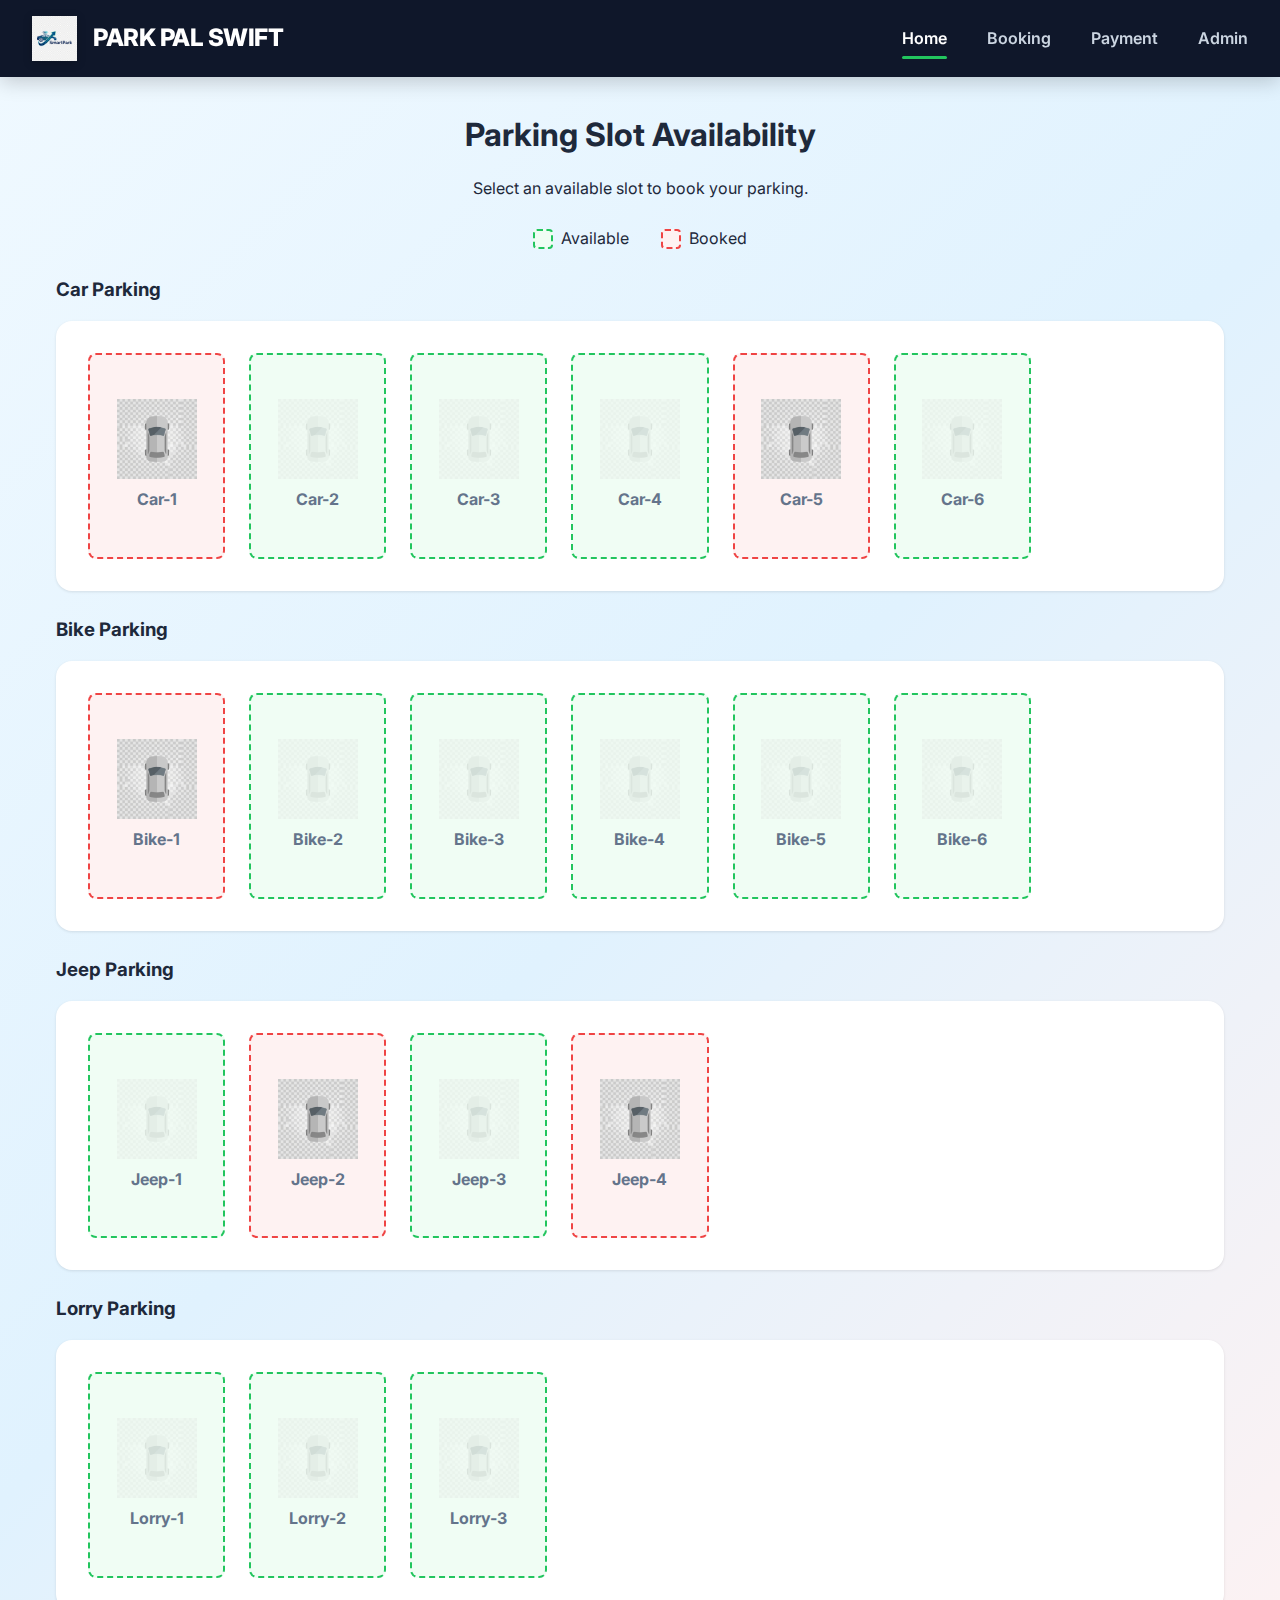
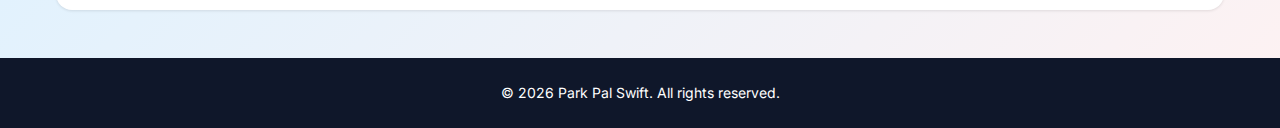
<file: index.html>
<!DOCTYPE html>
<html lang="en">

<head>
    <meta charset="UTF-8">
    <meta name="viewport" content="width=device-width, initial-scale=1.0">
    <title>Park Pal Swift - Home</title>
    <link rel="stylesheet" href="css/style.css">
    <!-- Google Fonts -->
    <link rel="preconnect" href="https://fonts.googleapis.com">
    <link rel="preconnect" href="https://fonts.gstatic.com" crossorigin>
    <link href="https://fonts.googleapis.com/css2?family=Inter:wght@400;500;600;700&display=swap" rel="stylesheet">
</head>

<body>

    <!-- Navigation -->
    <nav class="navbar">
        <div class="logo">
            <img src="images/logo.png" alt="Park Pal Swift Logo">
            PARK PAL SWIFT
        </div>
        <div class="nav-links">
            <a href="index.html" class="active">Home</a>
            <a href="booking.html">Booking</a>
            <a href="payment.html">Payment</a>
            <a href="admin.html">Admin</a>
        </div>
    </nav>

    <!-- Main Content -->
    <div class="container">
        <div class="text-center mb-4">
            <h1>Parking Slot Availability</h1>
            <p class="text-light">Select an available slot to book your parking.</p>
        </div>

        <!-- Legend -->
        <div class="text-center mb-4" style="display: flex; justify-content: center; gap: 2rem;">
            <div style="display: flex; align-items: center; gap: 0.5rem;">
                <div
                    style="width: 20px; height: 20px; background-color: #f0fdf4; border: 2px dashed var(--secondary-color); border-radius: 4px;">
                </div>
                <span>Available</span>
            </div>
            <div style="display: flex; align-items: center; gap: 0.5rem;">
                <div
                    style="width: 20px; height: 20px; background-color: #fef2f2; border: 2px dashed var(--danger-color); border-radius: 4px;">
                </div>
                <span>Booked</span>
            </div>
        </div>

        <div id="parking-lot-container">
            <!-- Sections will be generated by JS -->
        </div>
    </div>

    <footer class="footer">
        <p>&copy; 2026 Park Pal Swift. All rights reserved.</p>
    </footer>

    <script src="js/slots.js"></script>
</body>

</html>
</file>
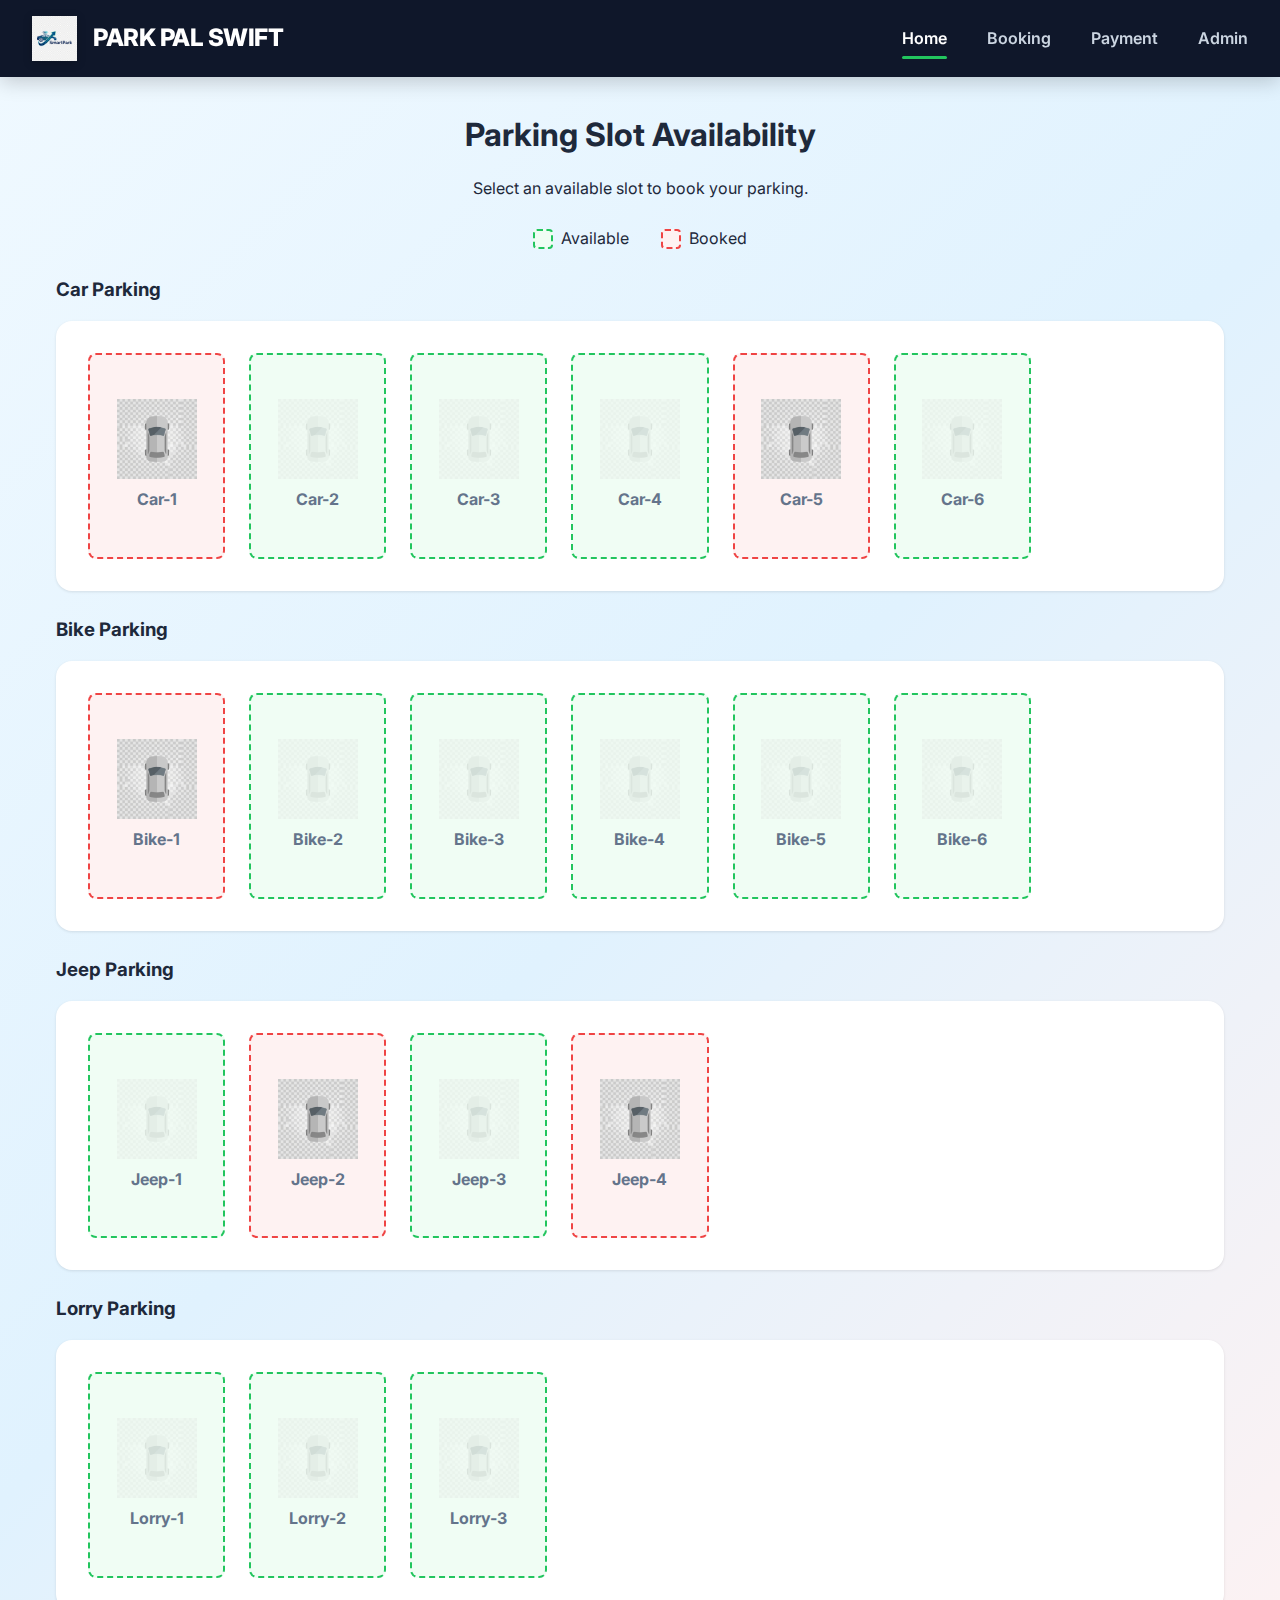
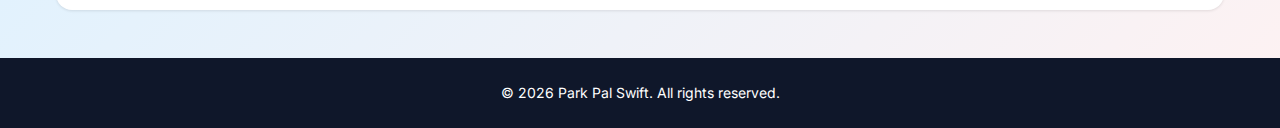
<file: booking.html>
<!DOCTYPE html>
<html lang="en">

<head>
    <meta charset="UTF-8">
    <meta name="viewport" content="width=device-width, initial-scale=1.0">
    <title>SmartPark - Booking</title>
    <link rel="stylesheet" href="css/style.css">
    <link href="https://fonts.googleapis.com/css2?family=Inter:wght@400;500;600;700&display=swap" rel="stylesheet">
</head>

<body class="home-page">

    <nav class="navbar">
        <a href="index.html" class="logo">
            <img src="images/logo.png" alt="SmartPark Logo">
            SmartPark
        </a>
        <div class="nav-links">
            <a href="index.html">Home</a>
            <a href="booking.html" class="active">Booking</a>
            <a href="login.html">Login</a>
        </div>
    </nav>

    <div class="container" style="max-width: 600px;">
        <div class="text-center mb-4">
            <h1>Book Parking Slot</h1>
            <p class="text-light">Enter your details to reserve your spot.</p>
        </div>

        <form id="booking-form"
            style="background: white; padding: 2rem; border-radius: 1rem; box-shadow: 0 4px 6px -1px rgba(0,0,0,0.1);">
            <div class="mb-4">
                <label for="name" style="display: block; margin-bottom: 0.5rem; font-weight: 600;">Full Name</label>
                <input type="text" id="name" required
                    style="width: 100%; padding: 0.75rem; border: 1px solid var(--border-color); border-radius: 0.5rem;">
            </div>

            <div class="mb-4">
                <label for="vehicle" style="display: block; margin-bottom: 0.5rem; font-weight: 600;">Vehicle
                    Number</label>
                <input type="text" id="vehicle" placeholder="e.g., ABC-1234" required
                    style="width: 100%; padding: 0.75rem; border: 1px solid var(--border-color); border-radius: 0.5rem;">
            </div>

            <div class="mb-4">
                <label for="slot" style="display: block; margin-bottom: 0.5rem; font-weight: 600;">Slot Number</label>
                <input type="text" id="slot" readonly
                    style="width: 100%; padding: 0.75rem; border: 1px solid var(--border-color); border-radius: 0.5rem; background-color: #f1f5f9; cursor: not-allowed;">
            </div>

            <div class="mb-4">
                <label for="date" style="display: block; margin-bottom: 0.5rem; font-weight: 600;">Date</label>
                <input type="date" id="date" required
                    style="width: 100%; padding: 0.75rem; border: 1px solid var(--border-color); border-radius: 0.5rem;">
            </div>

            <div class="mb-4">
                <label for="duration" style="display: block; margin-bottom: 0.5rem; font-weight: 600;">Duration</label>
                <select id="duration"
                    style="width: 100%; padding: 0.75rem; border: 1px solid var(--border-color); border-radius: 0.5rem;">
                    <option value="Daily">Daily</option>
                    <option value="Weekly">Weekly</option>
                    <option value="Monthly">Monthly</option>
                    <option value="Yearly">Yearly</option>
                </select>
            </div>

            <button type="submit" class="btn btn-primary btn-block">Proceed to Payment</button>
        </form>
    </div>

    <footer class="footer">
        <div class="container footer-content">
            <div class="footer-section">
                <h3>About SmartPark</h3>
                <p>Simplifying parking management with real-time tracking and seamless booking. Park smarter, not
                    harder.</p>
            </div>
            <div class="footer-section">
                <h3>Quick Links</h3>
                <ul>
                    <li><a href="index.html">Home</a></li>
                    <li><a href="booking.html">Booking</a></li>
                    <li><a href="login.html">Login</a></li>
                    <li><a href="register.html">Register</a></li>
                </ul>
            </div>
            <div class="footer-section">
                <h3>Contact Us</h3>
                <p>Email: support@smartpark.com</p>
                <p>Phone: +1 (555) 123-4567</p>
                <p>Address: 123 Parking Lane, Cityville</p>
            </div>
        </div>
        <div class="footer-bottom">
            <p>&copy; 2026 SmartPark. All rights reserved.</p>
        </div>
    </footer>

    <script src="js/booking.js"></script>
</body>

</html>
</file>
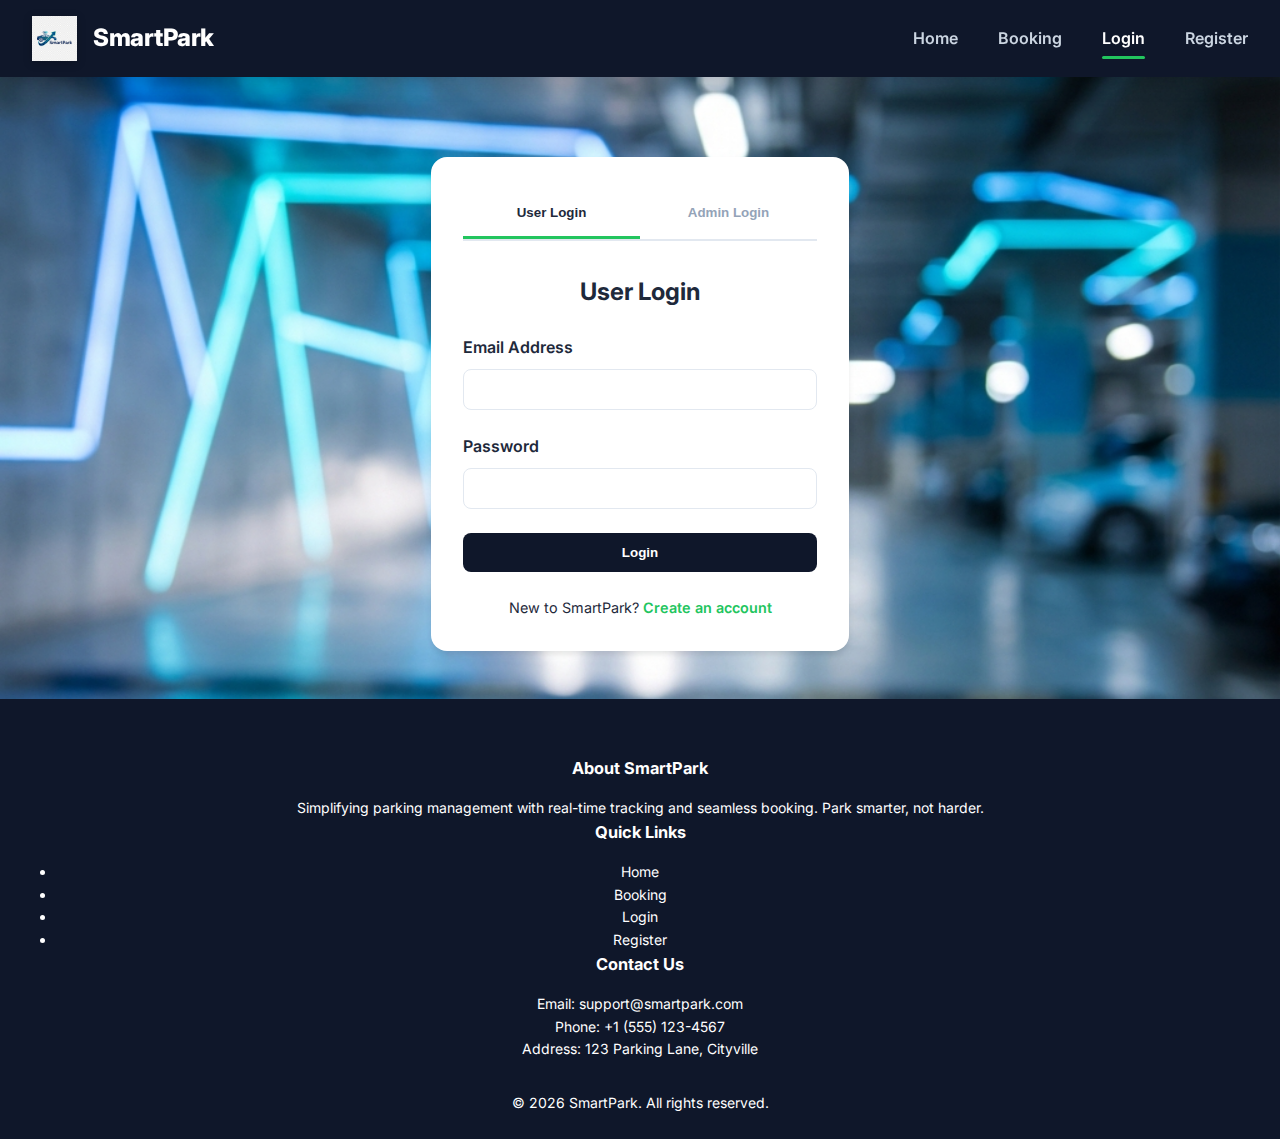
<file: dashboard.html>
<!DOCTYPE html>
<html lang="en">

<head>
    <meta charset="UTF-8">
    <meta name="viewport" content="width=device-width, initial-scale=1.0">
    <title>SmartPark - User Dashboard</title>
    <link rel="stylesheet" href="css/style.css">
    <link href="https://fonts.googleapis.com/css2?family=Inter:wght@400;500;600;700&display=swap" rel="stylesheet">
    <style>
        .dashboard-header {
            background-color: rgba(255, 255, 255, 0.95);
            padding: 2rem;
            border-radius: 1rem;
            box-shadow: 0 4px 6px rgba(0, 0, 0, 0.1);
            margin-bottom: 2rem;
            display: flex;
            justify-content: space-between;
            align-items: center;
        }

        .dashboard-header h1 {
            color: var(--text-color);
            margin-bottom: 0;
        }
    </style>
</head>

<body class="home-page">

    <nav class="navbar">
        <a href="index.html" class="logo">
            <img src="images/logo.png" alt="SmartPark Logo">
            SmartPark
        </a>
        <div class="nav-links">
            <a href="index.html">Home</a>
            <a href="booking.html">Booking</a>
            <a href="dashboard.html" class="active">Dashboard</a>
            <div class="profile-dropdown">
                <button class="profile-trigger" onclick="toggleDropdown()">
                    <img id="nav-profile-pic"
                        src="data:image/svg+xml,%3Csvg xmlns='http://www.w3.org/2000/svg' viewBox='0 0 24 24' fill='%23ffffff' width='32' height='32'%3E%3Cpath d='M12 2C6.48 2 2 6.48 2 12s4.48 10 10 10 10-4.48 10-10S17.52 2 12 2zm0 3c1.66 0 3 1.34 3 3s-1.34 3-3 3-3-1.34-3-3 1.34-3 3-3zm0 14.2c-2.5 0-4.71-1.28-6-3.22.03-1.99 4-3.08 6-3.08 1.99 0 5.97 1.09 6 3.08-1.29 1.94-3.5 3.22-6 3.22z'/%3E%3C/svg%3E"
                        alt="Profile">
                    <span id="nav-user-name">User</span>
                </button>
                <div id="nav-dropdown" class="dropdown-menu">
                    <button class="dropdown-item" onclick="openEditProfile(); toggleDropdown()">Edit Profile</button>
                    <div style="height: 1px; background: #e2e8f0; margin: 0.5rem 0;"></div>
                    <button class="dropdown-item" onclick="Auth.logout()"
                        style="color: var(--danger-color);">Logout</button>
                </div>
            </div>
        </div>
    </nav>

    <div class="container">
        <div class="dashboard-header">
            <h1>My Dashboard</h1>
            <div style="text-align: right;">
                <span id="user-greeting"
                    style="font-weight: 600; color: var(--text-light); display: block;">Welcome</span>
            </div>
        </div>

        <!-- Overview Cards -->
        <div class="mb-4"
            style="display: grid; grid-template-columns: repeat(auto-fit, minmax(250px, 1fr)); gap: 1.5rem;">
            <div
                style="background: white; padding: 1.5rem; border-radius: 1rem; box-shadow: 0 1px 3px rgba(0,0,0,0.1);">
                <div style="font-size: 2.5rem; font-weight: 700; color: var(--secondary-color);" id="total-available">0
                </div>
                <div class="text-light">Slots Available Now</div>
            </div>
            <div style="background: white; padding: 1.5rem; border-radius: 1rem; box-shadow: 0 1px 3px rgba(0,0,0,0.1); cursor: pointer;"
                onclick="window.location.href='index.html'">
                <div style="font-size: 1.5rem; font-weight: 600; color: var(--primary-color); margin-bottom: 0.5rem;">
                    Book a Slot</div>
                <div class="text-light">Find parking &rarr;</div>
            </div>
        </div>

        <h2 class="mb-4">My Booking History</h2>
        <div
            style="background: white; padding: 1.5rem; border-radius: 1rem; box-shadow: 0 1px 3px rgba(0,0,0,0.1); overflow-x: auto;">
            <table style="width: 100%; border-collapse: collapse;">
                <thead>
                    <tr>
                        <th style="padding: 1rem; text-align: left; border-bottom: 1px solid var(--border-color);">
                            Slot
                        </th>
                        <th style="padding: 1rem; text-align: left; border-bottom: 1px solid var(--border-color);">
                            Vehicle</th>
                        <th style="padding: 1rem; text-align: left; border-bottom: 1px solid var(--border-color);">
                            Duration</th>
                        <th style="padding: 1rem; text-align: left; border-bottom: 1px solid var(--border-color);">
                            Date
                        </th>
                        <th style="padding: 1rem; text-align: left; border-bottom: 1px solid var(--border-color);">
                            Status</th>
                    </tr>
                </thead>
                <tbody id="my-bookings">
                    <!-- JS will populate -->
                </tbody>
            </table>
        </div>
    </div>

    <footer class="footer">
        <div class="container footer-content">
            <div class="footer-section">
                <h3>About SmartPark</h3>
                <p>Simplifying parking management with real-time tracking and seamless booking. Park smarter, not
                    harder.</p>
            </div>
            <div class="footer-section">
                <h3>Quick Links</h3>
                <ul>
                    <li><a href="index.html">Home</a></li>
                    <li><a href="booking.html">Booking</a></li>
                    <li><a href="dashboard.html">Dashboard</a></li>
                    <li><a href="#" onclick="Auth.logout()">Logout</a></li>
                </ul>
            </div>
            <div class="footer-section">
                <h3>Contact Us</h3>
                <p>Email: support@smartpark.com</p>
                <p>Phone: +1 (555) 123-4567</p>
                <p>Address: 123 Parking Lane, Cityville</p>
            </div>
        </div>
        <div class="footer-bottom">
            <p>&copy; 2026 SmartPark. All rights reserved.</p>
        </div>
    </footer>

    <!-- Edit Profile Modal -->
    <div id="editProfileModal" class="modal"
        style="display: none; position: fixed; z-index: 1000; left: 0; top: 0; width: 100%; height: 100%; overflow: auto; background-color: rgba(0,0,0,0.5);">
        <div class="modal-content"
            style="background-color: #fefefe; margin: 10% auto; padding: 2rem; border: 1px solid #888; width: 90%; max-width: 500px; border-radius: 1rem;">
            <div style="display: flex; justify-content: space-between; align-items: center; margin-bottom: 2rem;">
                <h2 style="margin: 0;">Edit Profile</h2>
                <span onclick="closeEditProfile()"
                    style="color: #aaa; font-size: 28px; font-weight: bold; cursor: pointer;">&times;</span>
            </div>

            <form id="edit-profile-form">
                <div class="mb-4">
                    <label style="display: block; margin-bottom: 0.5rem; font-weight: 600;">Full Name</label>
                    <input type="text" id="edit-name" class="form-control" required
                        style="width: 100%; padding: 0.75rem; border: 1px solid var(--border-color); border-radius: 0.5rem;">
                </div>

                <div class="mb-4">
                    <label style="display: block; margin-bottom: 0.5rem; font-weight: 600;">Profile Photo</label>
                    <input type="file" id="edit-profile-file" accept="image/*" class="form-control"
                        style="width: 100%; padding: 0.5rem;">
                    <p style="font-size: 0.8rem; color: var(--text-light); margin-top: 0.25rem;">Max size: 300x300px
                        (Auto-resized)</p>
                </div>

                <div class="mb-4">
                    <label style="display: block; margin-bottom: 0.5rem; font-weight: 600;">Vehicle Photo</label>
                    <input type="file" id="edit-vehicle-file" accept="image/*" class="form-control"
                        style="width: 100%; padding: 0.5rem;">
                    <p style="font-size: 0.8rem; color: var(--text-light); margin-top: 0.25rem;">Max size: 400x300px
                        (Auto-resized)</p>
                </div>

                <button type="submit" class="btn btn-primary" style="width: 100%;">Save Changes</button>
            </form>
        </div>
    </div>

    <script src="js/auth.js"></script>
    <script>
        document.addEventListener('DOMContentLoaded', () => {
            // Protect Route
            Auth.requireLogin();

            const user = Auth.getCurrentUser();
            updateProfileUI(user);

            // Dropdown Toggle
            window.toggleDropdown = function () {
                const dropdown = document.getElementById('nav-dropdown');
                dropdown.classList.toggle('show');
            }

            // Close dropdown when clicking outside
            document.addEventListener('click', function (event) {
                const dropdown = document.getElementById('nav-dropdown');
                const trigger = document.querySelector('.profile-trigger');
                if (!trigger.contains(event.target) && !dropdown.contains(event.target)) {
                    dropdown.classList.remove('show');
                }
            });

            // User Profile Logic
            window.openEditProfile = function () {
                const currentUser = Auth.getCurrentUser();
                document.getElementById('edit-name').value = currentUser.name;
                // Clear file inputs
                document.getElementById('edit-profile-file').value = '';
                document.getElementById('edit-vehicle-file').value = '';
                document.getElementById('editProfileModal').style.display = 'block';
            };

            window.closeEditProfile = function () {
                document.getElementById('editProfileModal').style.display = 'none';
            };

            // Close modal on outside click
            window.onclick = function (event) {
                const modal = document.getElementById('editProfileModal');
                if (event.target == modal) {
                    modal.style.display = "none";
                }
            };

            // Image Processing Helper
            function processImage(file, maxWidth, maxHeight) {
                return new Promise((resolve, reject) => {
                    if (!file) {
                        resolve(null);
                        return;
                    }

                    const reader = new FileReader();
                    reader.readAsDataURL(file);
                    reader.onload = function (e) {
                        const img = new Image();
                        img.src = e.target.result;
                        img.onload = function () {
                            const canvas = document.createElement('canvas');
                            let width = img.width;
                            let height = img.height;

                            // Calculate new dimensions
                            if (width > height) {
                                if (width > maxWidth) {
                                    height *= maxWidth / width;
                                    width = maxWidth;
                                }
                            } else {
                                if (height > maxHeight) {
                                    width *= maxHeight / height;
                                    height = maxHeight;
                                }
                            }

                            canvas.width = width;
                            canvas.height = height;
                            const ctx = canvas.getContext('2d');
                            ctx.drawImage(img, 0, 0, width, height);

                            // Compress
                            resolve(canvas.toDataURL('image/jpeg', 0.7));
                        };
                    };
                    reader.onerror = error => reject(error);
                });
            }

            // Handle Form Submiscion
            document.getElementById('edit-profile-form').addEventListener('submit', async (e) => {
                e.preventDefault();
                const name = document.getElementById('edit-name').value;
                const profileFile = document.getElementById('edit-profile-file').files[0];
                const vehicleFile = document.getElementById('edit-vehicle-file').files[0];

                try {
                    const updates = { name };

                    if (profileFile) {
                        updates.profilePic = await processImage(profileFile, 300, 300);
                    }

                    if (vehicleFile) {
                        updates.vehiclePic = await processImage(vehicleFile, 400, 300);
                    }

                    const result = Auth.updateProfile(updates);
                    if (result.success) {
                        updateProfileUI(result.user);
                        closeEditProfile();
                        alert('Profile updated successfully!');
                    } else {
                        alert(result.message);
                    }
                } catch (error) {
                    console.error(error);
                    alert('Error updating profile');
                }
            });

            function updateProfileUI(user) {
                // Header & Card - REMOVED
                document.getElementById('user-greeting').textContent = `Welcome, ${user.name}`;

                // Navbar
                document.getElementById('nav-user-name').textContent = user.name.split(' ')[0]; // First name only

                if (user.profilePic) {
                    document.getElementById('nav-profile-pic').src = user.profilePic;
                }
            }

            // document.getElementById('logout-btn').addEventListener('click', (e) => {
            //     e.preventDefault();
            //     Auth.logout();
            // });

            // 1. Get Available Slots Count
            const slots = JSON.parse(localStorage.getItem('parkPalSlots')) || [];
            const availableCount = slots.filter(s => !s.booked).length;
            document.getElementById('total-available').textContent = availableCount;

            // 2. Load My Bookings
            // Important: We need to filter bookings by User Name or Email if we tracked it.
            // In our simple booking.js, we only saved 'name'. We'll assume User Name matches for this demo.
            // Ideally, booking should have 'userEmail' or 'userId'.
            // Since we didn't add that earlier, we will just show 'All Recent' purely for demo if name matches,
            // OR we update booking logic to include data. For now let's just show all for demo purposes or filter by name.

            const bookings = JSON.parse(localStorage.getItem('parkPalBookings')) || [];
            // Simple match by name
            const myBookings = bookings.filter(b => b.name.toLowerCase() === user.name.toLowerCase());

            const tbody = document.getElementById('my-bookings');
            if (myBookings.length === 0) {
                tbody.innerHTML = '<tr><td colspan="5" class="text-center">No bookings found. <a href="index.html">Book now!</a></td></tr>';
            } else {
                myBookings.forEach(b => {
                    const row = document.createElement('tr');
                    row.innerHTML = `
                        <td style="padding: 1rem; border-bottom: 1px solid var(--border-color);"><strong>${b.slot}</strong></td>
                        <td style="padding: 1rem; border-bottom: 1px solid var(--border-color);">${b.vehicle}</td>
                        <td style="padding: 1rem; border-bottom: 1px solid var(--border-color);">${b.duration || 'Daily'}</td>
                        <td style="padding: 1rem; border-bottom: 1px solid var(--border-color);">${b.date}</td>
                        <td style="padding: 1rem; border-bottom: 1px solid var(--border-color);"><span style="color: var(--secondary-color); font-weight: 600;">Active</span></td>
                    `;
                    tbody.appendChild(row);
                });
            }
        });
    </script>
</body>

</html>
</file>
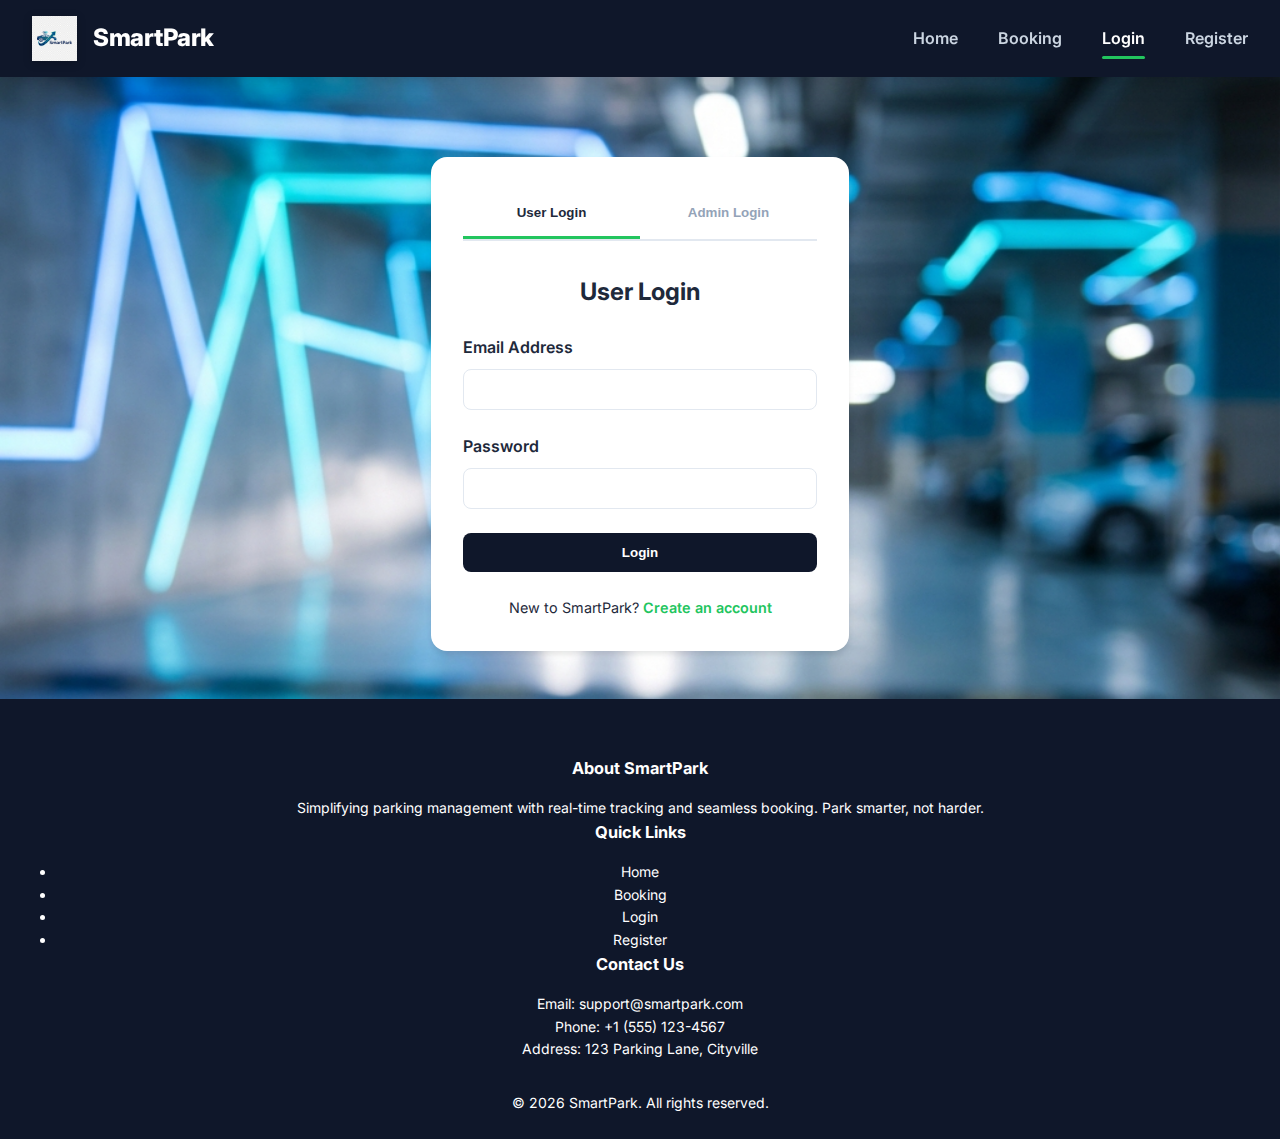
<file: login.html>
<!DOCTYPE html>
<html lang="en">

<head>
    <meta charset="UTF-8">
    <meta name="viewport" content="width=device-width, initial-scale=1.0">
    <title>SmartPark - Login</title>
    <link rel="stylesheet" href="css/style.css">
    <link href="https://fonts.googleapis.com/css2?family=Inter:wght@400;500;600;700&display=swap" rel="stylesheet">
</head>

<body class="home-page">

    <nav class="navbar">
        <a href="index.html" class="logo">
            <img src="images/logo.png" alt="SmartPark Logo">
            SmartPark
        </a>
        <div class="nav-links">
            <a href="index.html">Home</a>
            <a href="booking.html">Booking</a>
            <a href="login.html" class="active">Login</a>
            <a href="register.html">Register</a>
        </div>
    </nav>

    <div class="container" style="max-width: 450px; margin-top: 5rem;">

        <div class="auth-card"
            style="background: white; padding: 2rem; border-radius: 1rem; box-shadow: 0 4px 6px -1px rgba(0,0,0,0.1);">

            <!-- Tabs -->
            <div class="auth-tabs" style="display: flex; margin-bottom: 2rem; border-bottom: 2px solid #e2e8f0;">
                <button id="tab-user" class="active" onclick="switchTab('user')"
                    style="flex: 1; padding: 1rem; border: none; background: none; font-weight: 600; color: var(--text-color); cursor: pointer; border-bottom: 3px solid var(--secondary-color); transition: all 0.3s;">
                    User Login
                </button>
                <button id="tab-admin" onclick="switchTab('admin')"
                    style="flex: 1; padding: 1rem; border: none; background: none; font-weight: 600; color: #94a3b8; cursor: pointer; border-bottom: 3px solid transparent; transition: all 0.3s;">
                    Admin Login
                </button>
            </div>

            <h2 class="text-center mb-4" id="login-title">User Login</h2>

            <div id="error-message" class="alert alert-danger"
                style="display: none; color: var(--danger-color); text-align: center; margin-bottom: 1rem;"></div>

            <form id="login-form">
                <div class="mb-4">
                    <label for="email" style="display: block; margin-bottom: 0.5rem; font-weight: 600;">Email
                        Address</label>
                    <input type="email" id="email" class="form-control" required
                        style="width: 100%; padding: 0.75rem; border: 1px solid var(--border-color); border-radius: 0.5rem;">
                </div>
                <div class="mb-4">
                    <label for="password"
                        style="display: block; margin-bottom: 0.5rem; font-weight: 600;">Password</label>
                    <input type="password" id="password" class="form-control" required
                        style="width: 100%; padding: 0.75rem; border: 1px solid var(--border-color); border-radius: 0.5rem;">
                </div>
                <button type="submit" class="btn btn-primary btn-block" style="width: 100%;">Login</button>
            </form>

            <div class="text-center mt-4" id="register-link-container">
                <p style="font-size: 0.9rem;">New to SmartPark? <a href="register.html"
                        style="color: var(--secondary-color); font-weight: 600;">Create an account</a></p>
            </div>
        </div>
    </div>

    <footer class="footer">
        <div class="container footer-content">
            <div class="footer-section">
                <h3>About SmartPark</h3>
                <p>Simplifying parking management with real-time tracking and seamless booking. Park smarter, not
                    harder.</p>
            </div>
            <div class="footer-section">
                <h3>Quick Links</h3>
                <ul>
                    <li><a href="index.html">Home</a></li>
                    <li><a href="booking.html">Booking</a></li>
                    <li><a href="login.html">Login</a></li>
                    <li><a href="register.html">Register</a></li>
                </ul>
            </div>
            <div class="footer-section">
                <h3>Contact Us</h3>
                <p>Email: support@smartpark.com</p>
                <p>Phone: +1 (555) 123-4567</p>
                <p>Address: 123 Parking Lane, Cityville</p>
            </div>
        </div>
        <div class="footer-bottom">
            <p>&copy; 2026 SmartPark. All rights reserved.</p>
        </div>
    </footer>

    <script src="js/auth.js"></script>
    <script>
        // State
        let currentRole = 'user';

        // Tab Switcher
        function switchTab(role) {
            currentRole = role;
            const userTab = document.getElementById('tab-user');
            const adminTab = document.getElementById('tab-admin');
            const title = document.getElementById('login-title');
            const regLink = document.getElementById('register-link-container');
            const errorDiv = document.getElementById('error-message');

            // Clear errors on switch
            errorDiv.style.display = 'none';

            if (role === 'admin') {
                userTab.style.borderBottomColor = 'transparent';
                userTab.style.color = '#94a3b8';

                adminTab.style.borderBottomColor = 'var(--secondary-color)';
                adminTab.style.color = 'var(--text-color)';

                title.textContent = 'Admin Login';
                regLink.style.display = 'none'; // Admins don't register here
            } else {
                adminTab.style.borderBottomColor = 'transparent';
                adminTab.style.color = '#94a3b8';

                userTab.style.borderBottomColor = 'var(--secondary-color)';
                userTab.style.color = 'var(--text-color)';

                title.textContent = 'User Login';
                regLink.style.display = 'block';
            }
        }

        // Handle Login
        document.getElementById('login-form').addEventListener('submit', (e) => {
            e.preventDefault();
            const email = document.getElementById('email').value;
            const password = document.getElementById('password').value;
            const errorDiv = document.getElementById('error-message');

            // Pass currentRole to auth.js
            const result = Auth.login(email, password, currentRole);

            if (result.success) {
                if (result.user.role === 'admin') {
                    window.location.href = 'admin.html';
                } else {
                    window.location.href = 'dashboard.html';
                }
            } else {
                errorDiv.textContent = result.message;
                errorDiv.style.display = 'block';
            }
        });
    </script>
</body>

</html>
</file>
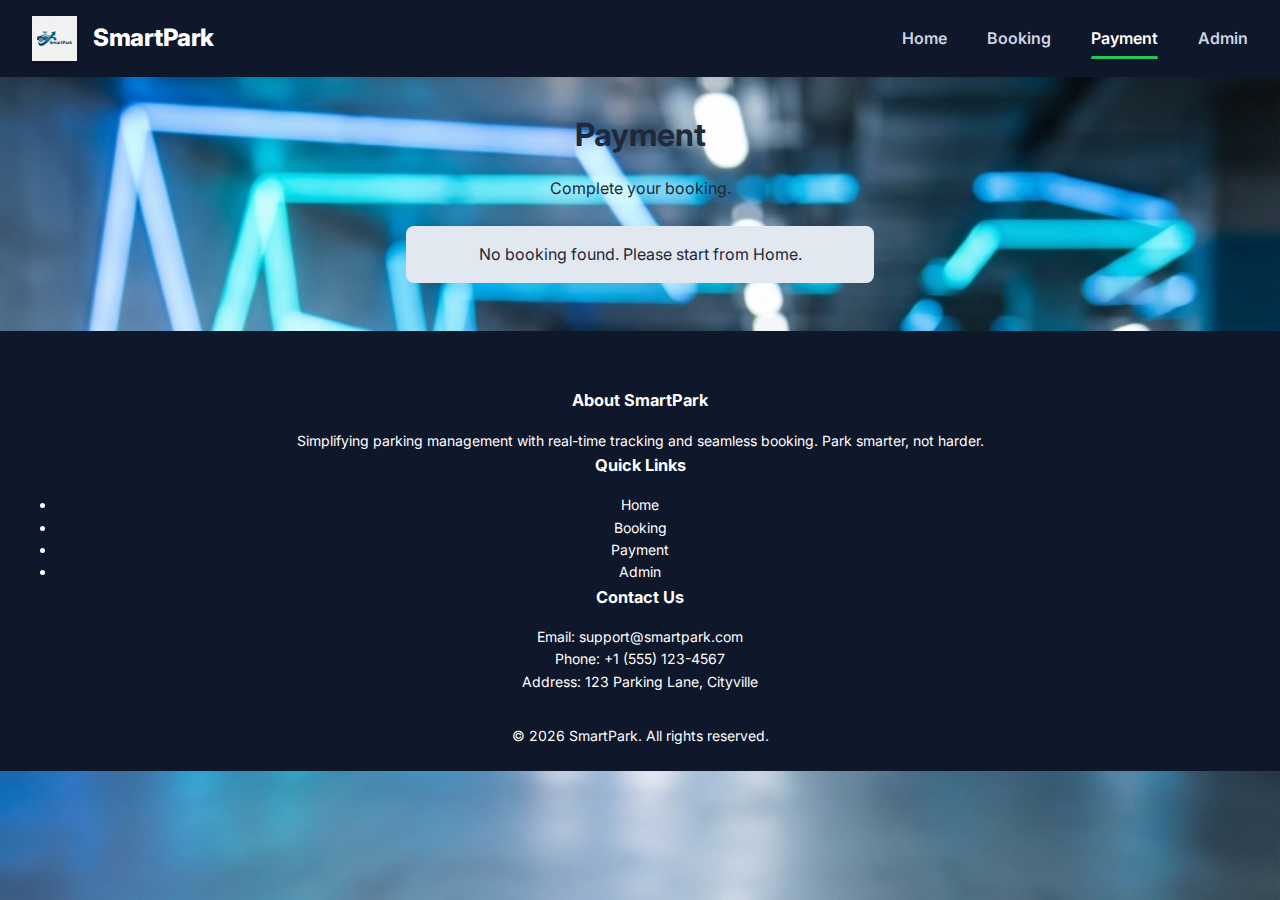
<file: payment.html>
<!DOCTYPE html>
<html lang="en">

<head>
    <meta charset="UTF-8">
    <meta name="viewport" content="width=device-width, initial-scale=1.0">
    <title>SmartPark - Payment</title>
    <link rel="stylesheet" href="css/style.css">
    <link href="https://fonts.googleapis.com/css2?family=Inter:wght@400;500;600;700&display=swap" rel="stylesheet">
</head>

<body class="home-page">

    <nav class="navbar">
        <a href="index.html" class="logo">
            <img src="images/logo.png" alt="SmartPark Logo">
            SmartPark
        </a>
        <div class="nav-links">
            <a href="index.html">Home</a>
            <a href="booking.html">Booking</a>
            <a href="payment.html" class="active">Payment</a>
            <a href="admin.html">Admin</a>
        </div>
    </nav>

    <div class="container" style="max-width: 500px;">
        <div class="text-center mb-4">
            <h1>Payment</h1>
            <p class="text-light">Complete your booking.</p>
        </div>

        <div id="booking-summary" class="mb-4 text-center"
            style="background: #e2e8f0; padding: 1rem; border-radius: 0.5rem;">
            <!-- Summary inserted by JS -->
        </div>

        <form id="payment-form"
            style="background: white; padding: 2rem; border-radius: 1rem; box-shadow: 0 4px 6px -1px rgba(0,0,0,0.1);">
            <div class="mb-4">
                <label for="card" style="display: block; margin-bottom: 0.5rem; font-weight: 600;">Card Number</label>
                <input type="text" id="card" placeholder="0000 0000 0000 0000" maxlength="19" required
                    style="width: 100%; padding: 0.75rem; border: 1px solid var(--border-color); border-radius: 0.5rem;">
            </div>

            <div style="display: grid; grid-template-columns: 1fr 1fr; gap: 1rem;">
                <div class="mb-4">
                    <label for="expiry" style="display: block; margin-bottom: 0.5rem; font-weight: 600;">Expiry
                        Date</label>
                    <input type="text" id="expiry" placeholder="MM/YY" maxlength="5" required
                        style="width: 100%; padding: 0.75rem; border: 1px solid var(--border-color); border-radius: 0.5rem;">
                </div>
                <div class="mb-4">
                    <label for="cvv" style="display: block; margin-bottom: 0.5rem; font-weight: 600;">CVV</label>
                    <input type="password" id="cvv" placeholder="123" maxlength="3" required
                        style="width: 100%; padding: 0.75rem; border: 1px solid var(--border-color); border-radius: 0.5rem;">
                </div>
            </div>

            <button type="submit" class="btn btn-success btn-block">Pay Now</button>
        </form>
    </div>

    <footer class="footer">
        <div class="container footer-content">
            <div class="footer-section">
                <h3>About SmartPark</h3>
                <p>Simplifying parking management with real-time tracking and seamless booking. Park smarter, not
                    harder.</p>
            </div>
            <div class="footer-section">
                <h3>Quick Links</h3>
                <ul>
                    <li><a href="index.html">Home</a></li>
                    <li><a href="booking.html">Booking</a></li>
                    <li><a href="payment.html">Payment</a></li>
                    <li><a href="admin.html">Admin</a></li>
                </ul>
            </div>
            <div class="footer-section">
                <h3>Contact Us</h3>
                <p>Email: support@smartpark.com</p>
                <p>Phone: +1 (555) 123-4567</p>
                <p>Address: 123 Parking Lane, Cityville</p>
            </div>
        </div>
        <div class="footer-bottom">
            <p>&copy; 2026 SmartPark. All rights reserved.</p>
        </div>
    </footer>

    <script>
        document.addEventListener('DOMContentLoaded', () => {
            const booking = JSON.parse(sessionStorage.getItem('currentBooking'));
            const summaryDiv = document.getElementById('booking-summary');

            if (!booking) {
                summaryDiv.innerHTML = '<p class="text-danger">No booking found. Please start from Home.</p>';
                document.getElementById('payment-form').style.display = 'none';
                return;
            }

            summaryDiv.innerHTML = `
                <p><strong>Booking for:</strong> ${booking.name}</p>
                <p><strong>Slot:</strong> ${booking.slot}</p>
                <p><strong>Vehicle:</strong> ${booking.vehicle}</p>
                <p><strong>Duration:</strong> ${booking.duration || 'Daily'}</p>
                <p><strong>Date:</strong> ${booking.date}</p>
            `;

            document.getElementById('payment-form').addEventListener('submit', (e) => {
                e.preventDefault();

                // Simulate processing
                const btn = e.target.querySelector('button');
                btn.textContent = 'Processing...';
                btn.disabled = true;

                setTimeout(() => {
                    // Update Slot Data in LocalStorage
                    const slots = JSON.parse(localStorage.getItem('parkPalSlots')) || [];
                    const slotIndex = slots.findIndex(s => s.id === booking.slot);

                    if (slotIndex !== -1) {
                        slots[slotIndex].booked = true;
                        localStorage.setItem('parkPalSlots', JSON.stringify(slots));
                    }

                    // Add to Recent Bookings for Admin (optional, but good for completeness)
                    const recentBookings = JSON.parse(localStorage.getItem('parkPalBookings')) || [];
                    recentBookings.unshift(booking);
                    if (recentBookings.length > 10) recentBookings.pop(); // Keep last 10
                    localStorage.setItem('parkPalBookings', JSON.stringify(recentBookings));

                    alert('Payment Successful! Booking Confirmed.');
                    sessionStorage.removeItem('currentBooking');
                    window.location.href = 'index.html';
                }, 1500);
            });
        });
    </script>
</body>

</html>
</file>
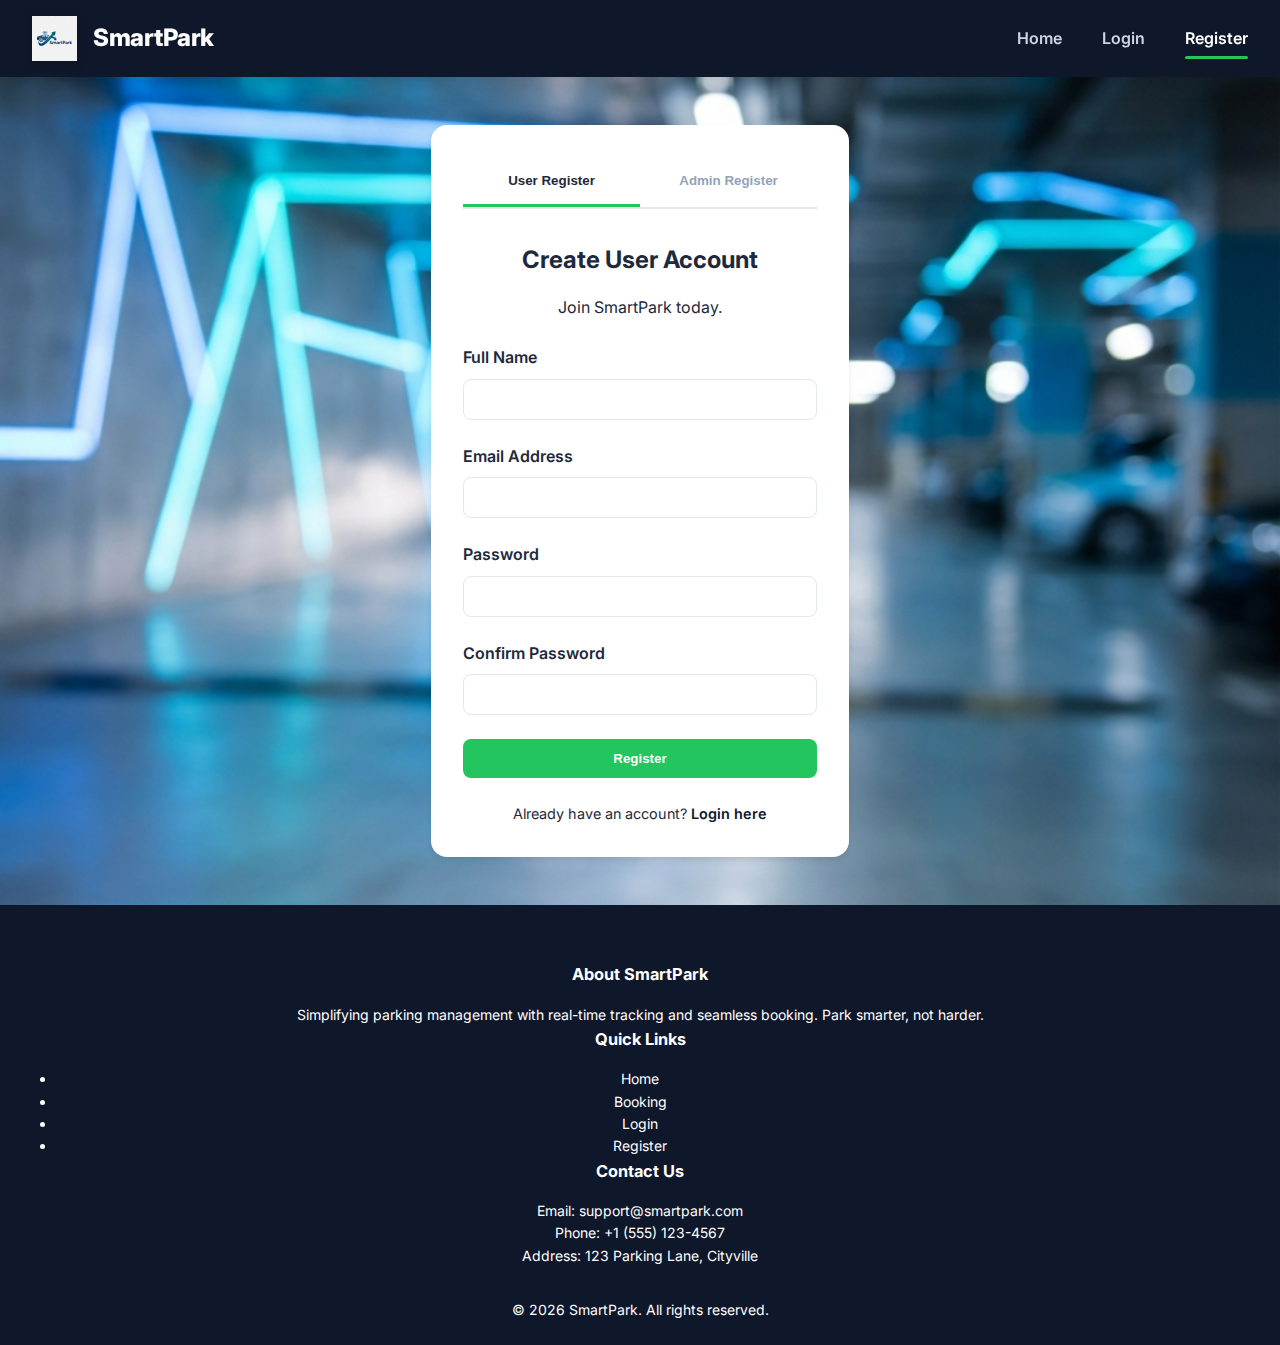
<file: register.html>
<!DOCTYPE html>
<html lang="en">

<head>
    <meta charset="UTF-8">
    <meta name="viewport" content="width=device-width, initial-scale=1.0">
    <title>SmartPark - Register</title>
    <link rel="stylesheet" href="css/style.css">
    <link href="https://fonts.googleapis.com/css2?family=Inter:wght@400;500;600;700&display=swap" rel="stylesheet">
</head>

<body class="home-page">

    <nav class="navbar">
        <a href="index.html" class="logo">
            <img src="images/logo.png" alt="SmartPark Logo">
            SmartPark
        </a>
        <div class="nav-links">
            <a href="index.html">Home</a>
            <a href="login.html">Login</a>
            <a href="register.html" class="active">Register</a>
        </div>
    </nav>

    <div class="container" style="max-width: 450px; margin-top: 3rem;">

        <div class="auth-card"
            style="background: white; padding: 2rem; border-radius: 1rem; box-shadow: 0 4px 6px -1px rgba(0,0,0,0.1);">

            <!-- Tabs -->
            <div class="auth-tabs" style="display: flex; margin-bottom: 2rem; border-bottom: 2px solid #e2e8f0;">
                <button id="tab-user" class="active" onclick="switchTab('user')"
                    style="flex: 1; padding: 1rem; border: none; background: none; font-weight: 600; color: var(--text-color); cursor: pointer; border-bottom: 3px solid var(--secondary-color); transition: all 0.3s;">
                    User Register
                </button>
                <button id="tab-admin" onclick="switchTab('admin')"
                    style="flex: 1; padding: 1rem; border: none; background: none; font-weight: 600; color: #94a3b8; cursor: pointer; border-bottom: 3px solid transparent; transition: all 0.3s;">
                    Admin Register
                </button>
            </div>

            <div class="text-center mb-4">
                <h2 id="register-title">Create User Account</h2>
                <p class="text-light">Join SmartPark today.</p>
            </div>

            <form id="register-form">
                <div id="error-msg" class="text-danger mb-4 text-center"
                    style="display: none; color: var(--danger-color);"></div>

                <div class="mb-4">
                    <label for="name" style="display: block; margin-bottom: 0.5rem; font-weight: 600;">Full Name</label>
                    <input type="text" id="name" required
                        style="width: 100%; padding: 0.75rem; border: 1px solid var(--border-color); border-radius: 0.5rem;">
                </div>

                <div class="mb-4">
                    <label for="email" style="display: block; margin-bottom: 0.5rem; font-weight: 600;">Email
                        Address</label>
                    <input type="email" id="email" required
                        style="width: 100%; padding: 0.75rem; border: 1px solid var(--border-color); border-radius: 0.5rem;">
                </div>

                <div class="mb-4">
                    <label for="password"
                        style="display: block; margin-bottom: 0.5rem; font-weight: 600;">Password</label>
                    <input type="password" id="password" required
                        style="width: 100%; padding: 0.75rem; border: 1px solid var(--border-color); border-radius: 0.5rem;">
                </div>

                <div class="mb-4">
                    <label for="confirm-password"
                        style="display: block; margin-bottom: 0.5rem; font-weight: 600;">Confirm Password</label>
                    <input type="password" id="confirm-password" required
                        style="width: 100%; padding: 0.75rem; border: 1px solid var(--border-color); border-radius: 0.5rem;">
                </div>

                <button type="submit" class="btn btn-success btn-block" style="width: 100%;">Register</button>

                <p class="mt-4 text-center" style="font-size: 0.9rem;">
                    Already have an account? <a href="login.html"
                        style="color: var(--primary-color); font-weight: 600;">Login here</a>
                </p>
            </form>
        </div>
    </div>

    <footer class="footer">
        <div class="container footer-content">
            <div class="footer-section">
                <h3>About SmartPark</h3>
                <p>Simplifying parking management with real-time tracking and seamless booking. Park smarter, not
                    harder.</p>
            </div>
            <div class="footer-section">
                <h3>Quick Links</h3>
                <ul>
                    <li><a href="index.html">Home</a></li>
                    <li><a href="booking.html">Booking</a></li>
                    <li><a href="login.html">Login</a></li>
                    <li><a href="register.html">Register</a></li>
                </ul>
            </div>
            <div class="footer-section">
                <h3>Contact Us</h3>
                <p>Email: support@smartpark.com</p>
                <p>Phone: +1 (555) 123-4567</p>
                <p>Address: 123 Parking Lane, Cityville</p>
            </div>
        </div>
        <div class="footer-bottom">
            <p>&copy; 2026 SmartPark. All rights reserved.</p>
        </div>
    </footer>

    <script src="js/auth.js"></script>
    <script>
        // State
        let currentRole = 'user';

        // Tab Switcher
        function switchTab(role) {
            currentRole = role;
            const userTab = document.getElementById('tab-user');
            const adminTab = document.getElementById('tab-admin');
            const title = document.getElementById('register-title');

            if (role === 'admin') {
                userTab.style.borderBottomColor = 'transparent';
                userTab.style.color = '#94a3b8';

                adminTab.style.borderBottomColor = 'var(--secondary-color)';
                adminTab.style.color = 'var(--text-color)';

                title.textContent = 'Create Admin Account';
            } else {
                adminTab.style.borderBottomColor = 'transparent';
                adminTab.style.color = '#94a3b8';

                userTab.style.borderBottomColor = 'var(--secondary-color)';
                userTab.style.color = 'var(--text-color)';

                title.textContent = 'Create User Account';
            }
        }

        document.getElementById('register-form').addEventListener('submit', (e) => {
            e.preventDefault();
            const name = document.getElementById('name').value;
            const email = document.getElementById('email').value;
            const password = document.getElementById('password').value;
            const confirmPassword = document.getElementById('confirm-password').value;
            const errorDiv = document.getElementById('error-msg');

            if (password !== confirmPassword) {
                errorDiv.textContent = "Passwords do not match!";
                errorDiv.style.display = 'block';
                return;
            }

            // Pass currentRole to register function
            const result = Auth.register(name, email, password, currentRole);

            if (result.success) {
                alert(result.message);
                window.location.href = 'login.html';
            } else {
                errorDiv.textContent = result.message;
                errorDiv.style.display = 'block';
            }
        });
    </script>
</body>

</html>
</file>
<file: css/style.css>
:root {
    --primary-color: #0f172a;
    --secondary-color: #22c55e;
    --danger-color: #ef4444;
    --background-color: #f8fafc;
    --surface-color: #ffffff;
    --text-color: #1e293b;
    --text-light: #64748b;
    --border-color: #e2e8f0;
    --font-family: 'Inter', system-ui, -apple-system, sans-serif;
}

* {
    box-sizing: border-box;
    margin: 0;
    padding: 0;
}

body {
    font-family: var(--font-family);
    background: linear-gradient(135deg, #f0f9ff 0%, #e0f2fe 50%, #fef2f2 100%);
    color: var(--text-color);
    line-height: 1.6;
    min-height: 100vh;
}

.home-page {
    background: url('../images/ai_bg_v2.png') no-repeat center center fixed;
    background-size: cover;
}

a {
    text-decoration: none;
    color: inherit;
}

/* Navigation */
.navbar {
    background: #0f172a;
    /* Custom Dark Color */
    color: white;
    padding: 1rem 2rem;
    display: flex;
    justify-content: space-between;
    align-items: center;
    box-shadow: 0 4px 20px rgba(0, 0, 0, 0.2);
    position: sticky;
    top: 0;
    z-index: 1000;
}

.navbar .logo {
    display: flex;
    align-items: center;
    gap: 1rem;
    font-size: 1.5rem;
    font-weight: 800;
    letter-spacing: -0.5px;
}

.navbar .logo img {
    height: 45px;
    filter: drop-shadow(0 2px 4px rgba(0, 0, 0, 0.2));
}

.nav-links {
    display: flex;
    gap: 2.5rem;
}

.nav-links a {
    color: #cbd5e1;
    font-weight: 600;
    transition: all 0.3s ease;
    padding: 0.5rem 0;
    position: relative;
}

.nav-links a:hover,
.nav-links a.active {
    color: white;
}

.nav-links a.active::after {
    content: '';
    position: absolute;
    bottom: 0;
    left: 0;
    width: 100%;
    height: 3px;
    background: var(--secondary-color);
    border-radius: 2px;
    border-radius: 2px;
}

/* Profile Dropdown */
.profile-dropdown {
    position: relative;
    margin-left: 2rem;
}

.profile-trigger {
    display: flex;
    align-items: center;
    gap: 0.75rem;
    cursor: pointer;
    background: none;
    border: none;
    color: white;
    font-family: inherit;
    font-size: 1rem;
    padding: 0.5rem;
    border-radius: 0.5rem;
    transition: background 0.2s;
}

.profile-trigger:hover {
    background: rgba(255, 255, 255, 0.1);
}

.profile-trigger img {
    width: 32px;
    height: 32px;
    border-radius: 50%;
    object-fit: cover;
    border: 2px solid var(--secondary-color);
}

.dropdown-menu {
    position: absolute;
    top: 100%;
    right: 0;
    margin-top: 0.5rem;
    background: white;
    border-radius: 0.5rem;
    box-shadow: 0 4px 12px rgba(0, 0, 0, 0.15);
    min-width: 180px;
    padding: 0.5rem 0;
    display: none;
    z-index: 1001;
    animation: fadeIn 0.1s ease-out;
}

.dropdown-menu.show {
    display: block;
}

.dropdown-item {
    display: block;
    padding: 0.75rem 1rem;
    color: var(--text-color);
    text-decoration: none;
    transition: background 0.2s;
    font-weight: 500;
    cursor: pointer;
    text-align: left;
    width: 100%;
    border: none;
    background: none;
    font-size: 0.95rem;
}

.dropdown-item:hover {
    background: #f1f5f9;
    color: var(--primary-color);
}

@keyframes fadeIn {
    from {
        opacity: 0;
        transform: translateY(-10px);
    }

    to {
        opacity: 1;
        transform: translateY(0);
    }
}

/* Hero Section (CSS Only) */
.hero {
    background: linear-gradient(135deg, #e2e8f0 0%, #cbd5e1 100%);
    color: #1e293b;
    text-align: center;
    padding: 3rem 1rem 2rem;
    margin-bottom: 2rem;
    border-radius: 0 0 2rem 2rem;
    box-shadow: 0 4px 6px -1px rgba(0, 0, 0, 0.1);
}

.hero h1 {
    font-size: 2.5rem;
    font-weight: 800;
    margin-bottom: 0.5rem;
    text-shadow: 0 2px 4px rgba(0, 0, 0, 0.1);
}

.hero p {
    font-size: 1.1rem;
    opacity: 0.9;
    max-width: 600px;
    margin: 0 auto;
}

/* Toggle Switch */
.toggle-container {
    display: flex;
    align-items: center;
    justify-content: center;
    gap: 1rem;
    margin: 2rem 0;
    padding: 1rem;
    background: white;
    border-radius: 1rem;
    box-shadow: 0 2px 8px rgba(0, 0, 0, 0.05);
    width: fit-content;
    margin-left: auto;
    margin-right: auto;
}

/* Legend Container */
.legend-container {
    display: flex;
    justify-content: center;
    gap: 2rem;
    background: white;
    padding: 1rem 2rem;
    border-radius: 1rem;
    box-shadow: 0 2px 8px rgba(0, 0, 0, 0.05);
    width: fit-content;
    margin: 0 auto 2rem auto;
}

.switch {
    position: relative;
    display: inline-block;
    width: 50px;
    height: 28px;
}

.switch input {
    opacity: 0;
    width: 0;
    height: 0;
}

.slider {
    position: absolute;
    cursor: pointer;
    top: 0;
    left: 0;
    right: 0;
    bottom: 0;
    background-color: #cbd5e1;
    transition: .4s;
    border-radius: 34px;
}

.slider:before {
    position: absolute;
    content: "";
    height: 20px;
    width: 20px;
    left: 4px;
    bottom: 4px;
    background-color: white;
    transition: .4s;
    border-radius: 50%;
}

input:checked+.slider {
    background-color: var(--secondary-color);
}

input:checked+.slider:before {
    transform: translateX(22px);
}

/* Container */
.container {
    max-width: 1200px;
    margin: 2rem auto;
    padding: 0 1rem;
}

h1,
h2,
h3 {
    margin-bottom: 1rem;
}

/* Buttons */
.btn {
    display: inline-block;
    padding: 0.75rem 1.5rem;
    border-radius: 0.5rem;
    font-weight: 600;
    text-align: center;
    cursor: pointer;
    border: none;
    transition: all 0.3s;
}

.btn-primary {
    background-color: var(--primary-color);
    color: white;
}

.btn-primary:hover {
    background-color: #1e293b;
}

.btn-success {
    background-color: var(--secondary-color);
    color: white;
}

.btn-block {
    display: block;
    width: 100%;
}

/* Utility */
.text-center {
    text-align: center;
}

.mt-4 {
    margin-top: 1.5rem;
}

.mb-4 {
    margin-bottom: 1.5rem;
}

/* Grid for Parking Slots */
.parking-lot {
    display: grid;
    grid-template-columns: repeat(auto-fill, minmax(120px, 1fr));
    gap: 1.5rem;
    padding: 2rem;
    background: var(--surface-color);
    border-radius: 1rem;
    box-shadow: 0 1px 3px rgba(0, 0, 0, 0.1);
}

.slot {
    aspect-ratio: 2/3;
    border: 2px dashed var(--border-color);
    border-radius: 0.5rem;
    display: flex;
    flex-direction: column;
    align-items: center;
    justify-content: center;
    position: relative;
    cursor: pointer;
    transition: all 0.3s;
    background-color: #f1f5f9;
}

.slot:hover {
    transform: translateY(-4px);
    box-shadow: 0 4px 6px -1px rgba(0, 0, 0, 0.1);
}

.slot.booked {
    border-color: var(--danger-color);
    background-color: #fef2f2;
    cursor: not-allowed;
}

.slot.available {
    border-color: var(--secondary-color);
    background-color: #f0fdf4;
}

.slot img {
    width: 60%;
    opacity: 0.2;
    margin-bottom: 0.5rem;
}

.slot.booked img {
    opacity: 1;
}

.slot-id {
    font-weight: 700;
    color: var(--text-light);
}

/* Footer */
footer {
    background-color: var(--primary-color);
    color: white;
    text-align: center;
    padding: 1.5rem;
    margin-top: 3rem;
    font-size: 0.875rem;
}
</file>
